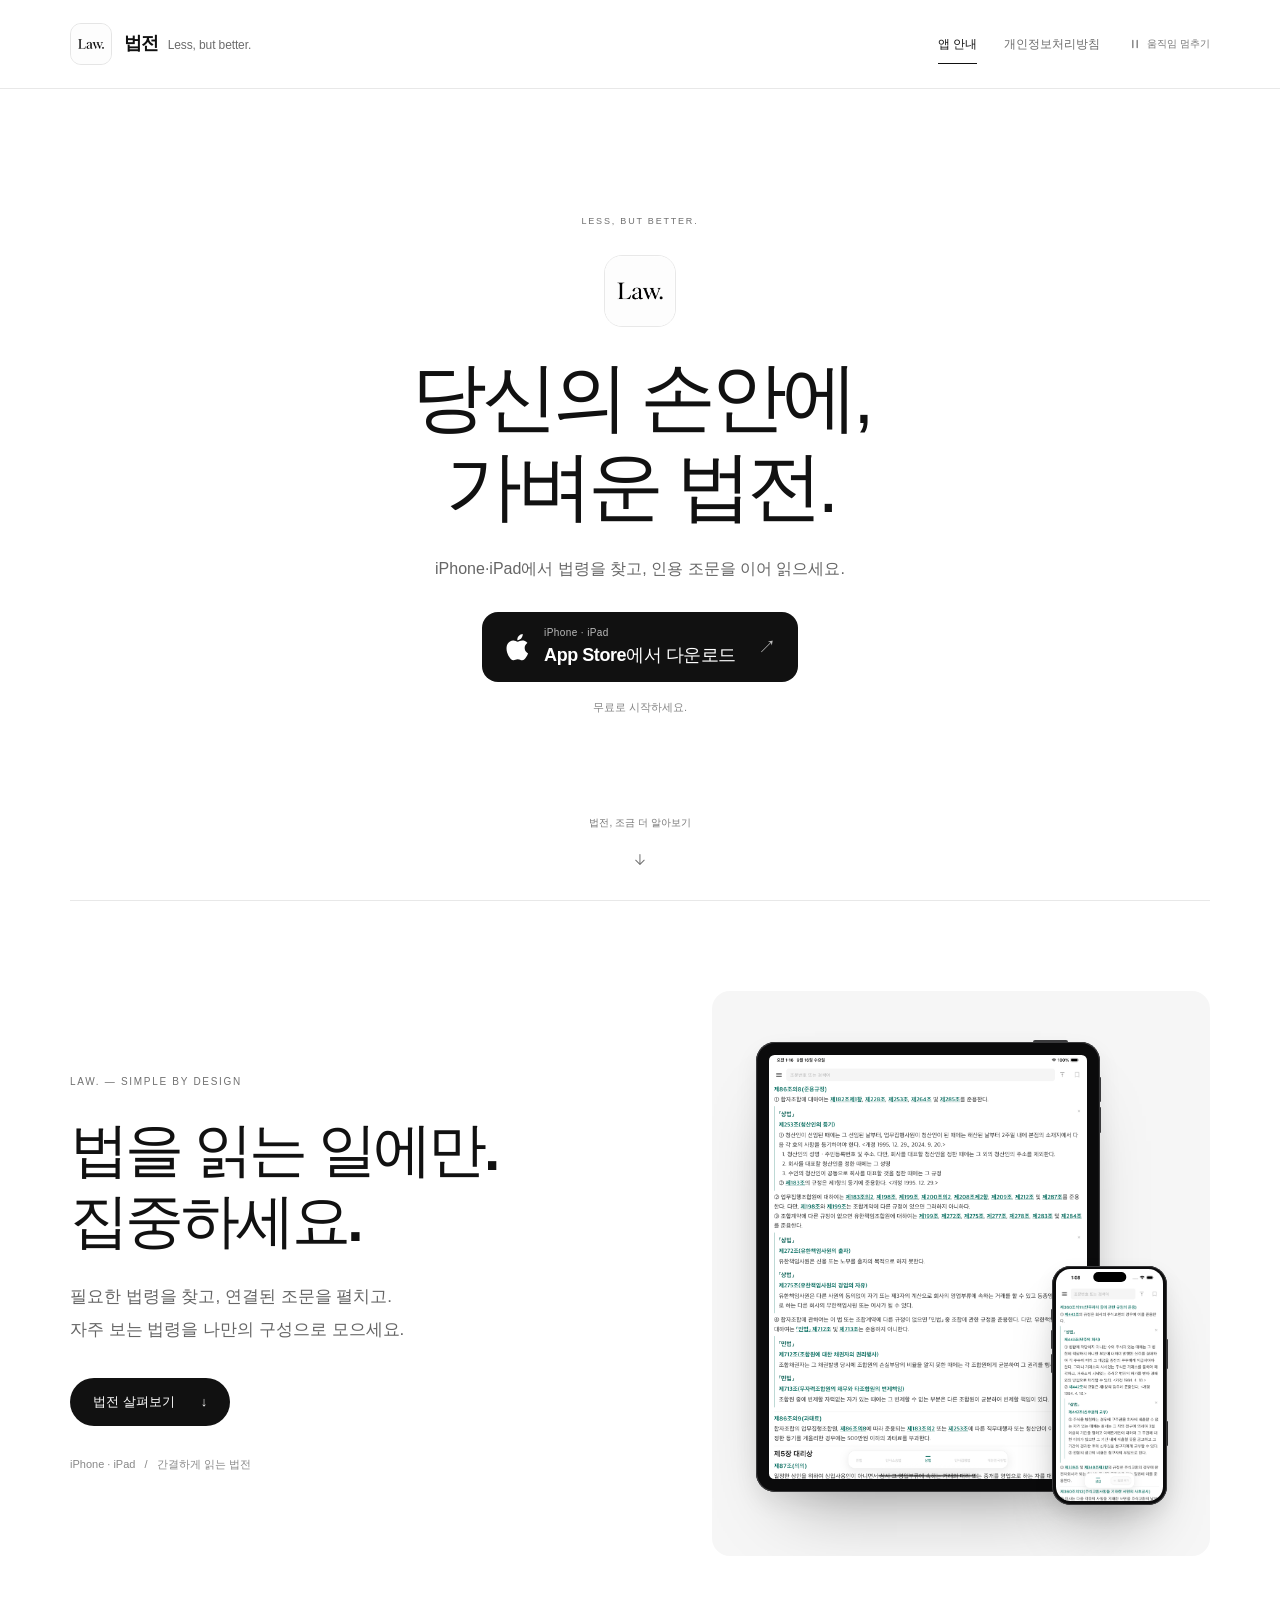
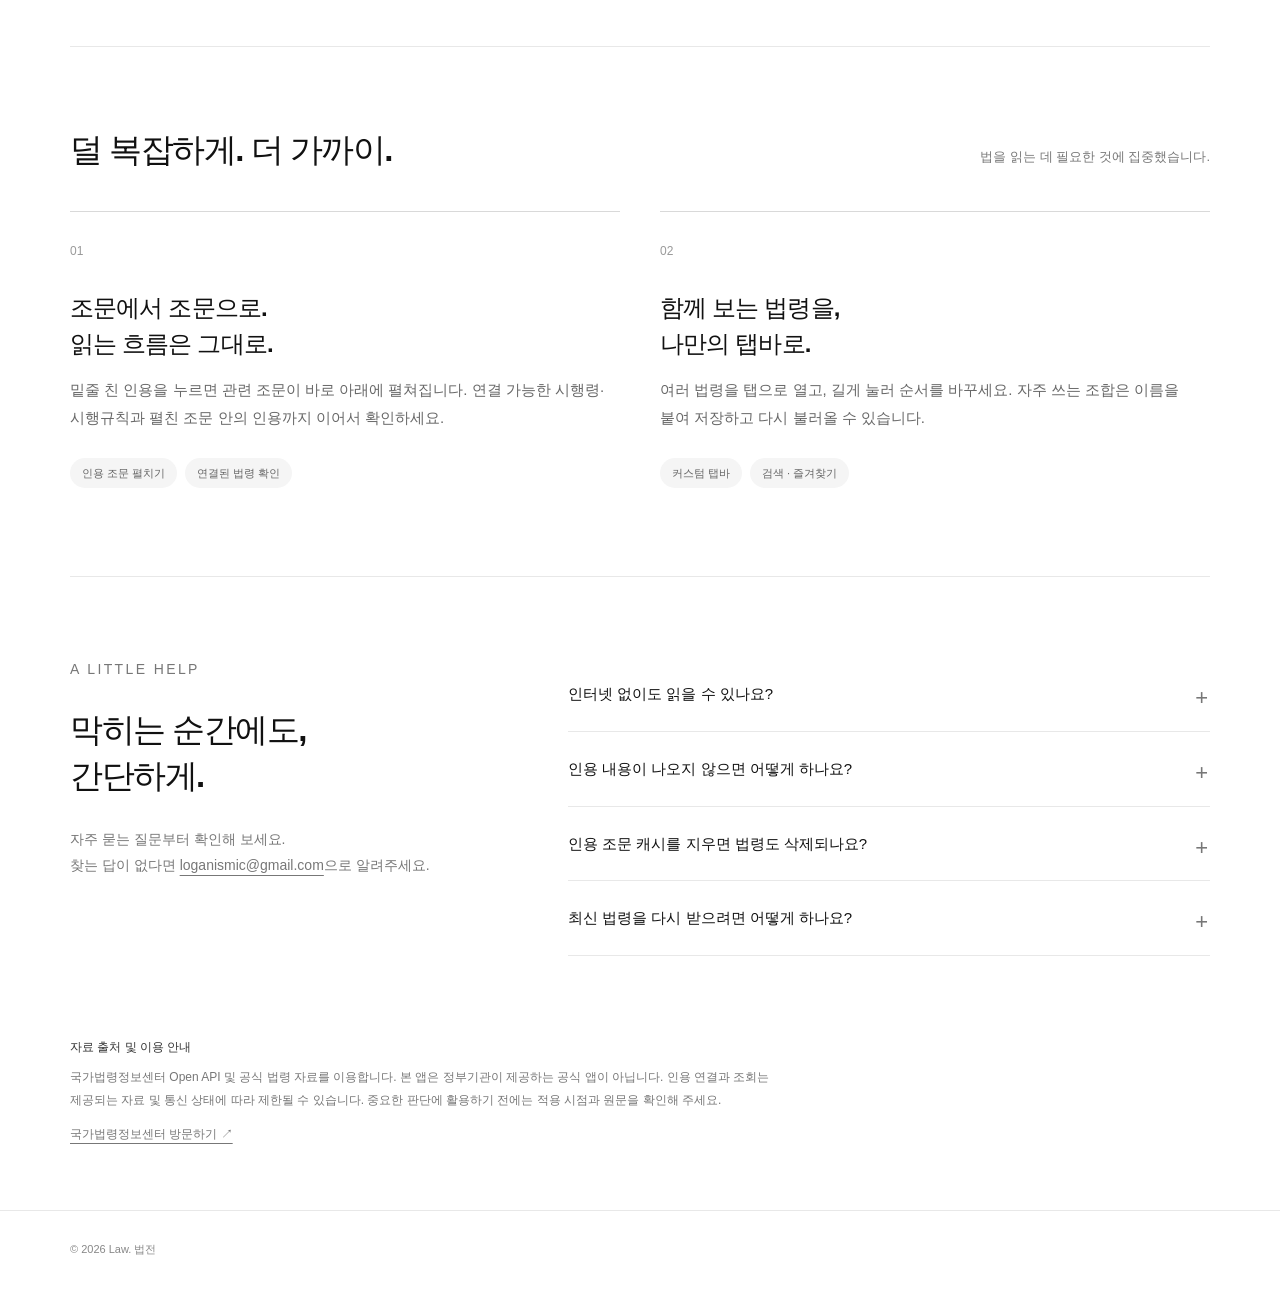
<file: index.html>
<!doctype html>
<html lang="ko">
<head>
<meta charset="utf-8">
<meta name="viewport" content="width=device-width,initial-scale=1">
<meta name="google-site-verification" content="krfbxWykmP0scWW0WlEBBf0osNehtskoBOXJuweZI1c">
<meta name="description" content="법전은 iPhone·iPad에서 법령을 검색하고 읽는 앱입니다. 인용 조문을 바로 펼치고, 즐겨찾기와 나만의 법령 탭으로 편리하게 읽으세요.">
<meta name="theme-color" content="#ffffff">
<meta name="application-name" content="Law. 법전">
<link rel="canonical" href="https://hlsung.github.io/">
<meta property="og:type" content="website">
<meta property="og:locale" content="ko_KR">
<meta property="og:site_name" content="Law. 법전">
<meta property="og:title" content="Law. 법전">
<meta property="og:description" content="법전은 iPhone·iPad에서 법령을 검색하고 읽는 앱입니다. 인용 조문을 바로 펼치고, 즐겨찾기와 나만의 법령 탭으로 편리하게 읽으세요.">
<meta property="og:url" content="https://hlsung.github.io/">
<meta property="og:image" content="https://hlsung.github.io/app-icon.png">
<meta property="og:image:alt" content="법전 Law. 앱 아이콘">
<meta name="twitter:card" content="summary">
<title>Law. 법전</title>
<link rel="icon" type="image/png" sizes="1024x1024" href="./app-icon.png">
<link rel="apple-touch-icon" sizes="1024x1024" href="./app-icon.png">
<link rel="stylesheet" href="./style.css?v=11">
<script type="application/ld+json">
{
  "@context": "https://schema.org",
  "@graph": [
    {
      "@type": "WebSite",
      "@id": "https://hlsung.github.io/#website",
      "url": "https://hlsung.github.io/",
      "name": "Law. 법전",
      "alternateName": ["Law.", "법전", "법전 앱"],
      "inLanguage": "ko-KR"
    },
    {
      "@type": "MobileApplication",
      "@id": "https://hlsung.github.io/#app",
      "name": "법전",
      "url": "https://hlsung.github.io/",
      "installUrl": "https://apps.apple.com/kr/app/%EB%B2%95%EC%A0%84/id6772068306",
      "operatingSystem": "iOS, iPadOS",
      "applicationCategory": "ReferenceApplication",
      "inLanguage": "ko-KR",
      "description": "법전은 iPhone·iPad에서 법령을 검색하고 읽는 앱입니다. 인용 조문을 바로 펼치고, 즐겨찾기와 나만의 법령 탭으로 편리하게 읽으세요.",
      "image": "https://hlsung.github.io/app-icon.png",
      "screenshot": "https://hlsung.github.io/reading.png",
      "author": {
        "@type": "Person",
        "name": "Holim Sung"
      }
    }
  ]
}
</script>
</head>
<body class="landing-page">
<a class="skip" href="#main">본문으로 바로가기</a>
<header class="site-header">
<div class="wrap header-inner">
<a class="brand" href="./index.html" aria-label="법전 앱 안내 홈">
<img class="brand-icon" src="./app-icon.png?v=2" alt="Law. 앱 아이콘" width="48" height="48">
<span>법전<small>Less, but better.</small>
</span>
</a>
<div class="header-tools">
<nav aria-label="주 메뉴">
<a href="./index.html" aria-current="page">앱 안내</a>
<a href="./privacy.html" >개인정보처리방침</a>
</nav>
<button class="motion-toggle" type="button" aria-pressed="false" hidden><svg viewBox="0 0 16 16" aria-hidden="true"><path d="M5.5 4v8m5-8v8" fill="none" stroke="currentColor" stroke-width="1.5" stroke-linecap="round"/></svg><span>움직임 멈추기</span></button>
</div>
</div>
</header>
<main id="main" class="wrap">
<section class="download-stage" aria-labelledby="download-title">
<div class="download-content">
    <p class="eyebrow">LESS, BUT BETTER.</p>
    <img class="download-icon" src="./app-icon.png?v=2" width="88" height="88" alt="Law. 앱 아이콘">
    <h1 id="download-title">당신의 손안에,<br>
<em>가벼운 법전.</em>
</h1>
    <p class="download-description">iPhone·iPad에서 법령을 찾고, 인용 조문을 이어 읽으세요.</p>
    <a class="app-store-button" href="https://apps.apple.com/kr/app/%EB%B2%95%EC%A0%84/id6772068306" target="_blank" rel="noopener noreferrer" aria-label="App Store에서 법전 다운로드 (새 탭)">
<svg viewBox="0 0 24 28" aria-hidden="true" focusable="false">
<path fill="currentColor" d="M19.1 14.5c0-3 2.5-4.5 2.6-4.6-1.4-2.1-3.6-2.4-4.4-2.4-1.9-.2-3.7 1.1-4.7 1.1s-2.5-1.1-4.1-1c-2.1 0-4 1.2-5.1 3-2.2 3.7-.6 9.2 1.5 12.2 1 1.5 2.2 3.1 3.8 3 1.5-.1 2.1-1 4-1s2.5 1 4.1 1c1.7 0 2.7-1.5 3.7-3 1.2-1.7 1.7-3.4 1.7-3.5-.1 0-3.1-1.2-3.1-4.8ZM16 5.5c.8-1 1.4-2.5 1.3-3.9-1.2.1-2.8.8-3.7 1.8-.8.9-1.5 2.4-1.3 3.8 1.4.1 2.8-.7 3.7-1.7Z"/>
</svg>
<span>
<small>iPhone · iPad</small>
<strong>App Store에서 다운로드</strong>
</span>
<span class="store-arrow" aria-hidden="true">↗</span>
</a>
    <p class="download-note">무료로 시작하세요.</p>
  </div>
  <a class="scroll-cue" href="#app-overview">법전, 조금 더 알아보기 <span>
<svg viewBox="0 0 24 24" fill="none" aria-hidden="true">
<path d="M12 5v14m-6-6 6 6 6-6" stroke="currentColor" stroke-width="1.5" stroke-linecap="round" stroke-linejoin="round"/>
</svg>
</span>
</a>
</section>
<section class="hero" id="app-overview" aria-labelledby="overview-title">
<div class="hero-copy" data-reveal>
<p class="eyebrow">LAW. — SIMPLE BY DESIGN</p>
<h2 id="overview-title">법을 읽는 일에만.<br>
<em>집중하세요.</em>
</h2>
<p class="lead">필요한 법령을 찾고, 연결된 조문을 펼치고.<br>자주 보는 법령을 나만의 구성으로 모으세요.</p>
<div class="actions">
<a class="button" href="#features">법전 살펴보기 <span aria-hidden="true">↓</span>
</a>
</div>
<p class="hero-note">iPhone · iPad &nbsp; / &nbsp; 간결하게 읽는 법전</p>
</div>
<div class="showcase" data-reveal>
<div class="device-stage">
<div class="device-ipad">
<span class="ipad-top" aria-hidden="true"></span><span class="ipad-volume" aria-hidden="true"></span><span class="ipad-volume lower" aria-hidden="true"></span><span class="ipad-camera" aria-hidden="true"></span>
<img src="./ipad-reading.png" alt="iPad에서 상법 조문 아래에 인용 조문을 여러 개 펼친 실제 앱 화면" width="1032" height="1376" fetchpriority="high">
</div>
<div class="device-iphone">
<span class="iphone-action" aria-hidden="true"></span><span class="iphone-volume" aria-hidden="true"></span><span class="iphone-volume lower" aria-hidden="true"></span><span class="iphone-side" aria-hidden="true"></span><span class="iphone-control" aria-hidden="true"></span><span class="iphone-island" aria-hidden="true"></span>
<img src="./reading.png" alt="iPhone에서 상법 본문 아래에 인용된 제443조와 제442조를 연속으로 펼친 실제 앱 화면" width="1206" height="2622">
</div>
</div>
</div>
</section>
<section class="section" id="features" data-reveal>
<div class="section-heading">
<h2>덜 복잡하게. 더 가까이.</h2>
<p>법을 읽는 데 필요한 것에 집중했습니다.</p>
</div>
<div class="features">
<article class="feature" data-reveal>
<span class="num" aria-hidden="true">01</span>
<h3>조문에서 조문으로.<br>읽는 흐름은 그대로.</h3>
<p>밑줄 친 인용을 누르면 관련 조문이 바로 아래에 펼쳐집니다. 연결 가능한 시행령·시행규칙과 펼친 조문 안의 인용까지 이어서 확인하세요.</p>
<div class="tags">
<span>인용 조문 펼치기</span>
<span>연결된 법령 확인</span>
</div>
</article>
<article class="feature" data-reveal>
<span class="num" aria-hidden="true">02</span>
<h3>함께 보는 법령을,<br>나만의 탭바로.</h3>
<p>여러 법령을 탭으로 열고, 길게 눌러 순서를 바꾸세요. 자주 쓰는 조합은 이름을 붙여 저장하고 다시 불러올 수 있습니다.</p>
<div class="tags">
<span>커스텀 탭바</span>
<span>검색 · 즐겨찾기</span>
</div>
</article>
</div>
</section>
<section class="section support-layout" id="support" data-reveal>
<div class="support-intro">
<p class="eyebrow">A LITTLE HELP</p>
<h2>막히는 순간에도,<br>간단하게.</h2>
<p>자주 묻는 질문부터 확인해 보세요.<br>찾는 답이 없다면 <a href="mailto:loganismic@gmail.com?subject=%EB%B2%95%EC%A0%84%20%EC%95%B1%20%EB%AC%B8%EC%9D%98">loganismic@gmail.com</a>으로 알려주세요.</p>
</div>
<div class="faq">
<details>
<summary>인터넷 없이도 읽을 수 있나요?</summary>
<p>다운로드한 법령 본문은 기기에 저장됩니다. 새로운 법령의 검색·다운로드, 업데이트 및 아직 저장하지 않은 인용 조회에는 인터넷 연결이 필요합니다.</p>
</details>
<details>
<summary>인용 내용이 나오지 않으면 어떻게 하나요?</summary>
<p>인터넷 연결을 확인하고 다시 시도해 주세요. 일부 인용은 공식 자료의 연결 상태나 제공 범위에 따라 표시되지 않을 수 있습니다. 계속 문제가 생기면 법령명과 조문번호를 문의 이메일로 보내주세요.</p>
</details>
<details>
<summary>인용 조문 캐시를 지우면 법령도 삭제되나요?</summary>
<p>설정의 ‘임시 데이터’에서 인용 조문 캐시를 삭제하면 눌러서 받아온 인용 본문을 정리합니다. 저장한 법령 본문과 링크 정보, 즐겨찾기 및 커스텀 탭바는 유지됩니다.</p>
</details>
<details>
<summary>최신 법령을 다시 받으려면 어떻게 하나요?</summary>
<p>왼쪽 메뉴의 ‘현재 법령 다시 불러오기’를 이용하세요. 중요한 판단에 활용하기 전에는 국가법령정보센터에서 적용 시점과 원문을 확인해 주세요.</p>
</details>
</div>
</section>
<section class="source">
<strong>자료 출처 및 이용 안내</strong>
<p>국가법령정보센터 Open API 및 공식 법령 자료를 이용합니다. 본 앱은 정부기관이 제공하는 공식 앱이 아닙니다. 인용 연결과 조회는 제공되는 자료 및 통신 상태에 따라 제한될 수 있습니다. 중요한 판단에 활용하기 전에는 적용 시점과 원문을 확인해 주세요.</p>
<a href="https://www.law.go.kr/">국가법령정보센터 방문하기 ↗</a>
</section>
</main>
<footer class="site-footer">
<div class="wrap footer-inner">
<span>© 2026 Law. 법전</span>
</div>
</footer>
<script src="./script.js?v=3" defer>
</script>
</body>
</html>
</file>
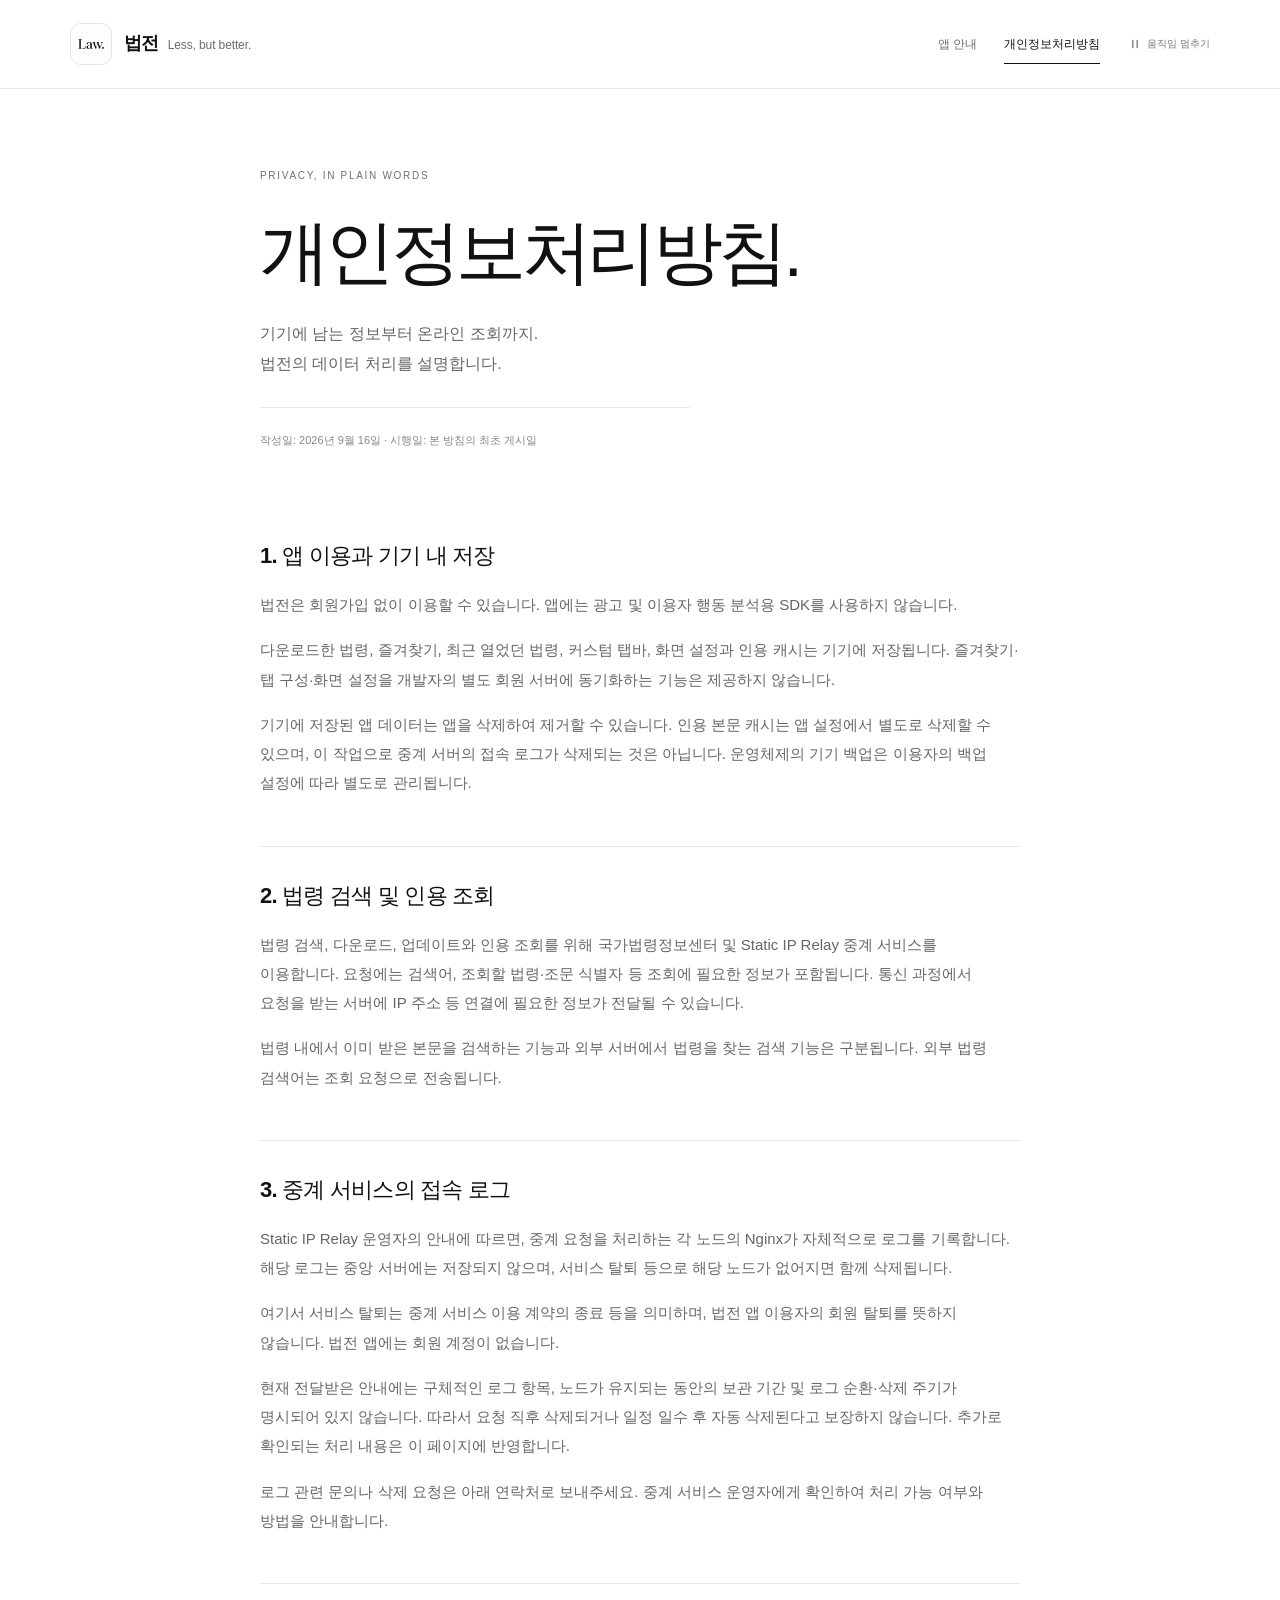
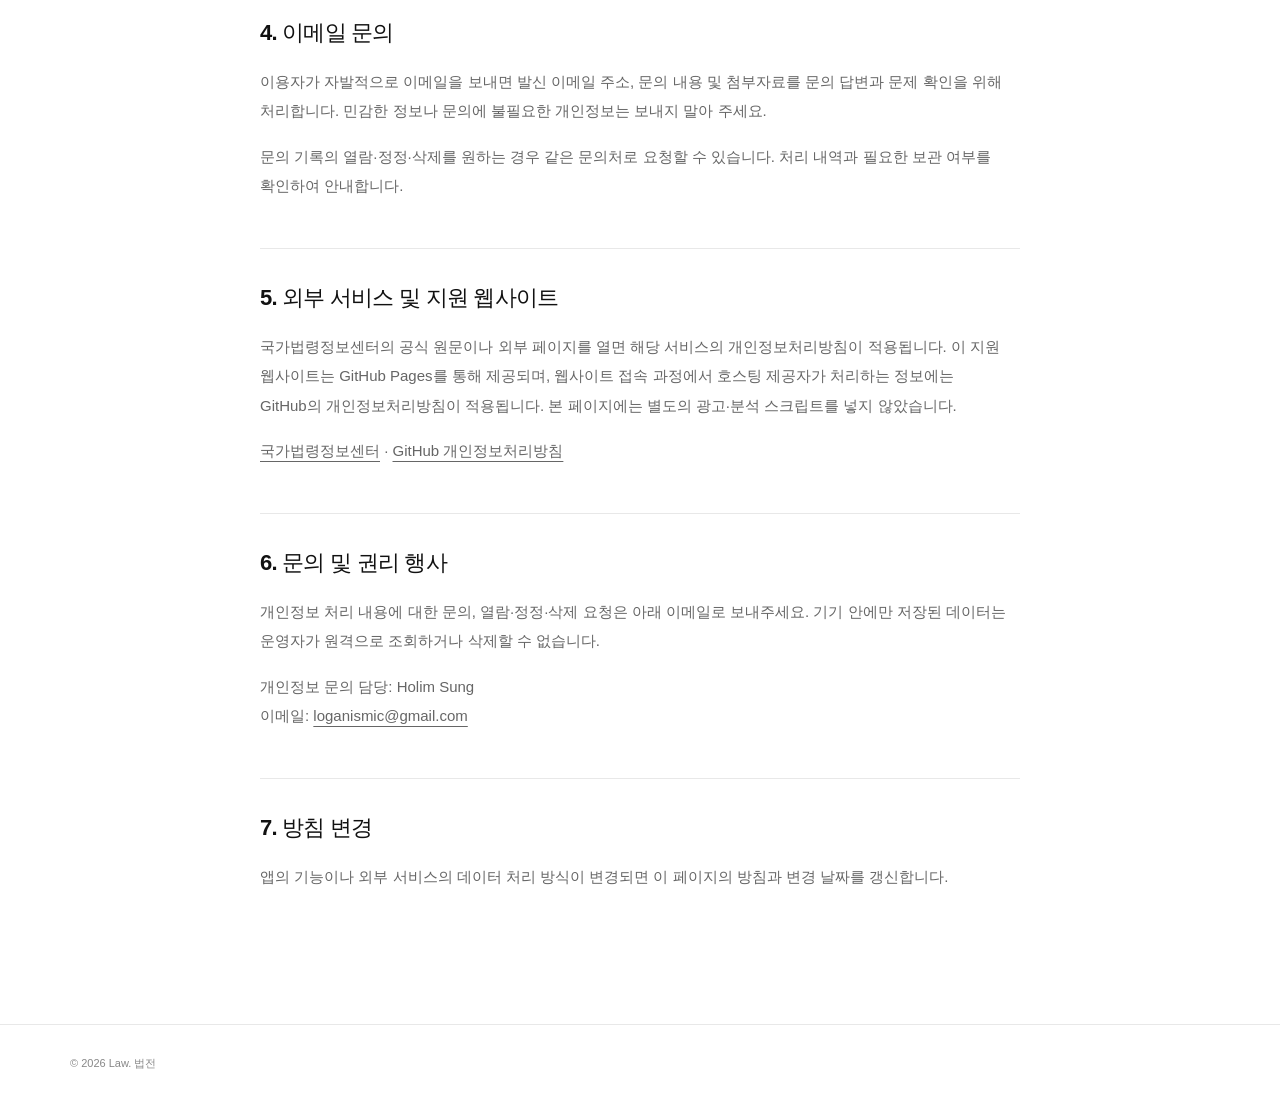
<file: privacy.html>
<!doctype html>
<html lang="ko">
<head>
<meta charset="utf-8">
<meta name="viewport" content="width=device-width,initial-scale=1">
<meta name="description" content="법전 앱의 개인정보처리방침입니다. 기기 내 저장 정보, 온라인 법령 조회 및 중계 서비스 로그의 처리 방법과 문의처를 안내합니다.">
<meta name="theme-color" content="#ffffff">
<meta name="application-name" content="Law. 법전">
<link rel="canonical" href="https://hlsung.github.io/privacy.html">
<meta property="og:type" content="website">
<meta property="og:locale" content="ko_KR">
<meta property="og:site_name" content="Law. 법전">
<meta property="og:title" content="개인정보처리방침 · 법전 Law.">
<meta property="og:description" content="법전 앱의 개인정보처리방침입니다. 기기 내 저장 정보, 온라인 법령 조회 및 중계 서비스 로그의 처리 방법과 문의처를 안내합니다.">
<meta property="og:url" content="https://hlsung.github.io/privacy.html">
<meta property="og:image" content="https://hlsung.github.io/app-icon.png">
<meta property="og:image:alt" content="법전 Law. 앱 아이콘">
<meta name="twitter:card" content="summary">
<title>개인정보처리방침 · 법전 Law.</title>
<link rel="icon" type="image/png" sizes="1024x1024" href="./app-icon.png">
<link rel="apple-touch-icon" sizes="1024x1024" href="./app-icon.png">
<link rel="stylesheet" href="./style.css?v=11">
</head>
<body class="privacy-page">
<a class="skip" href="#main">본문으로 바로가기</a>
<header class="site-header">
<div class="wrap header-inner">
<a class="brand" href="./index.html" aria-label="법전 앱 안내 홈">
<img class="brand-icon" src="./app-icon.png?v=2" alt="Law. 앱 아이콘" width="48" height="48">
<span>법전<small>Less, but better.</small>
</span>
</a>
<div class="header-tools">
<nav aria-label="주 메뉴">
<a href="./index.html" >앱 안내</a>
<a href="./privacy.html" aria-current="page">개인정보처리방침</a>
</nav>
<button class="motion-toggle" type="button" aria-pressed="false" hidden><svg viewBox="0 0 16 16" aria-hidden="true"><path d="M5.5 4v8m5-8v8" fill="none" stroke="currentColor" stroke-width="1.5" stroke-linecap="round"/></svg><span>움직임 멈추기</span></button>
</div>
</div>
</header>
<main id="main" class="wrap">
<div class="privacy-hero">
<div class="privacy-hero-copy">
<p class="eyebrow">PRIVACY, IN PLAIN WORDS</p>
<h1>개인정보처리방침.</h1>
<p class="lead">기기에 남는 정보부터 온라인 조회까지.<br>법전의 데이터 처리를 설명합니다.</p>
<p class="meta">작성일: 2026년 9월 16일 · 시행일: 본 방침의 최초 게시일</p>
</div>
</div>
<div class="privacy-layout">
<article class="policy">
<section data-policy-section id="policy-1">
<h2>1. 앱 이용과 기기 내 저장</h2>
<p>법전은 회원가입 없이 이용할 수 있습니다. 앱에는 광고 및 이용자 행동 분석용 SDK를 사용하지 않습니다.</p>
<p>다운로드한 법령, 즐겨찾기, 최근 열었던 법령, 커스텀 탭바, 화면 설정과 인용 캐시는 기기에 저장됩니다. 즐겨찾기·탭 구성·화면 설정을 개발자의 별도 회원 서버에 동기화하는 기능은 제공하지 않습니다.</p>
<p>기기에 저장된 앱 데이터는 앱을 삭제하여 제거할 수 있습니다. 인용 본문 캐시는 앱 설정에서 별도로 삭제할 수 있으며, 이 작업으로 중계 서버의 접속 로그가 삭제되는 것은 아닙니다. 운영체제의 기기 백업은 이용자의 백업 설정에 따라 별도로 관리됩니다.</p>
</section>
<section data-policy-section id="policy-2">
<h2>2. 법령 검색 및 인용 조회</h2>
<p>법령 검색, 다운로드, 업데이트와 인용 조회를 위해 국가법령정보센터 및 Static IP Relay 중계 서비스를 이용합니다. 요청에는 검색어, 조회할 법령·조문 식별자 등 조회에 필요한 정보가 포함됩니다. 통신 과정에서 요청을 받는 서버에 IP 주소 등 연결에 필요한 정보가 전달될 수 있습니다.</p>
<p>법령 내에서 이미 받은 본문을 검색하는 기능과 외부 서버에서 법령을 찾는 검색 기능은 구분됩니다. 외부 법령 검색어는 조회 요청으로 전송됩니다.</p>
</section>
<section data-policy-section id="policy-3">
<h2>3. 중계 서비스의 접속 로그</h2>
<p>Static IP Relay 운영자의 안내에 따르면, 중계 요청을 처리하는 각 노드의 Nginx가 자체적으로 로그를 기록합니다. 해당 로그는 중앙 서버에는 저장되지 않으며, 서비스 탈퇴 등으로 해당 노드가 없어지면 함께 삭제됩니다.</p>
<p>여기서 서비스 탈퇴는 중계 서비스 이용 계약의 종료 등을 의미하며, 법전 앱 이용자의 회원 탈퇴를 뜻하지 않습니다. 법전 앱에는 회원 계정이 없습니다.</p>
<p>현재 전달받은 안내에는 구체적인 로그 항목, 노드가 유지되는 동안의 보관 기간 및 로그 순환·삭제 주기가 명시되어 있지 않습니다. 따라서 요청 직후 삭제되거나 일정 일수 후 자동 삭제된다고 보장하지 않습니다. 추가로 확인되는 처리 내용은 이 페이지에 반영합니다.</p>
<p>로그 관련 문의나 삭제 요청은 아래 연락처로 보내주세요. 중계 서비스 운영자에게 확인하여 처리 가능 여부와 방법을 안내합니다.</p>
</section>
<section data-policy-section id="policy-4">
<h2>4. 이메일 문의</h2>
<p>이용자가 자발적으로 이메일을 보내면 발신 이메일 주소, 문의 내용 및 첨부자료를 문의 답변과 문제 확인을 위해 처리합니다. 민감한 정보나 문의에 불필요한 개인정보는 보내지 말아 주세요.</p>
<p>문의 기록의 열람·정정·삭제를 원하는 경우 같은 문의처로 요청할 수 있습니다. 처리 내역과 필요한 보관 여부를 확인하여 안내합니다.</p>
</section>
<section data-policy-section id="policy-5">
<h2>5. 외부 서비스 및 지원 웹사이트</h2>
<p>국가법령정보센터의 공식 원문이나 외부 페이지를 열면 해당 서비스의 개인정보처리방침이 적용됩니다. 이 지원 웹사이트는 GitHub Pages를 통해 제공되며, 웹사이트 접속 과정에서 호스팅 제공자가 처리하는 정보에는 GitHub의 개인정보처리방침이 적용됩니다. 본 페이지에는 별도의 광고·분석 스크립트를 넣지 않았습니다.</p>
<p>
<a href="https://www.law.go.kr/">국가법령정보센터</a> · <a href="https://docs.github.com/en/site-policy/privacy-policies/github-general-privacy-statement">GitHub 개인정보처리방침</a>
</p>
</section>
<section data-policy-section id="policy-6">
<h2>6. 문의 및 권리 행사</h2>
<p>개인정보 처리 내용에 대한 문의, 열람·정정·삭제 요청은 아래 이메일로 보내주세요. 기기 안에만 저장된 데이터는 운영자가 원격으로 조회하거나 삭제할 수 없습니다.</p>
<p class="email">개인정보 문의 담당: Holim Sung<br>이메일: <a href="mailto:loganismic@gmail.com">loganismic@gmail.com</a>
</p>
</section>
<section data-policy-section id="policy-7">
<h2>7. 방침 변경</h2>
<p>앱의 기능이나 외부 서비스의 데이터 처리 방식이 변경되면 이 페이지의 방침과 변경 날짜를 갱신합니다.</p>
</section>
</article>
</div>
</main>
<footer class="site-footer">
<div class="wrap footer-inner">
<span>© 2026 Law. 법전</span>
</div>
</footer>
<script src="./script.js?v=3" defer>
</script>
</body>
</html>
</file>
<file: style.css>
:root {
  --paper: #fff;
  --ink: #111;
  --muted: #6c6c6c;
  --line: #e8e8e8;
  --surface: #f7f7f7;
  --ease: cubic-bezier(.22, 1, .36, 1);
}
* { box-sizing: border-box; }
html { scroll-behavior: smooth; scroll-padding-top: 88px; color-scheme: light; }
body { margin: 0; color: var(--ink); background: var(--paper); font: 16px/1.85 -apple-system, BlinkMacSystemFont, 'Apple SD Gothic Neo', sans-serif; word-break: keep-all; overflow-x: clip; }
a { color: inherit; text-underline-offset: 5px; }
a:hover { color: #737373; }
a:focus-visible, button:focus-visible, summary:focus-visible { outline: 2px solid #111; outline-offset: 6px; }
button { font: inherit; }
h1, h2, h3, p { margin-top: 0; }
h1, h2, h3 { font-weight: 550; }
em { font-style: normal; }
.wrap { width: min(1140px, calc(100% - 80px)); margin: auto; }
.skip { position: fixed; top: -100px; left: 20px; z-index: 20; background: white; padding: 12px; }
.skip:focus { top: 12px; }
.site-header { position: relative; z-index: 2; background: white; border-bottom: 1px solid var(--line); }
.header-inner { display: flex; align-items: center; justify-content: space-between; min-height: 88px; gap: 24px; }
.brand { display: flex; align-items: center; gap: 12px; text-decoration: none; font-weight: 650; font-size: 18px; letter-spacing: -.035em; }
.brand-icon { width: 42px; height: 42px; border: 1px solid #e5e5e5; border-radius: 11px; }
.brand small { color: var(--muted); font-size: 12px; font-weight: 400; margin-left: 9px; letter-spacing: -.01em; }
.header-tools { display: flex; align-items: center; gap: 28px; }
nav { display: flex; gap: 27px; font-size: 12px; }
nav a { text-decoration: none; padding: 8px 0; color: #6c6c6c; }
nav a:hover, nav a[aria-current=page] { color: #111; }
nav a[aria-current=page] { box-shadow: 0 1px #111; }
.motion-toggle { display: inline-flex; align-items: center; gap: 5px; padding: 8px 0; background: none; border: 0; color: #777; font-size: 10px; cursor: pointer; white-space: nowrap; }
.motion-toggle[hidden] { display: none; }
.motion-toggle:hover { color: #111; }
.motion-toggle svg { width: 14px; height: 14px; }
.motion-toggle[aria-pressed=true] svg { transform: rotate(90deg); }
.eyebrow { font-size: 10px; letter-spacing: .17em; font-weight: 500; color: #707070; margin: 0 0 24px; }
.lead { font-size: 17px; color: #666; line-height: 1.9; }

/* Generous space and a single clear action on the first screen. */
.download-stage { min-height: max(620px, calc(100svh - 89px)); position: relative; display: flex; align-items: center; justify-content: center; text-align: center; padding: 50px 20px 108px; }
.download-content { max-width: 700px; animation: arrive .7s var(--ease) both; }
.download-content .eyebrow { margin-bottom: 25px; letter-spacing: .2em; font-size: 9px; }
.download-icon { display: block; width: 72px; height: 72px; border-radius: 18px; border: 1px solid #e8e8e8; margin: 0 auto 26px; }
.download-content h1 { font-size: clamp(46px, 6.1vw, 76px); font-weight: 520; line-height: 1.17; letter-spacing: -.065em; margin-bottom: 23px; }
.download-description { font-size: 16px; color: #666; margin-bottom: 29px; }
.app-store-button { display: inline-flex; align-items: center; gap: 14px; min-height: 70px; padding: 12px 22px; border-radius: 16px; background: #111; color: #fff; text-decoration: none; text-align: left; transition: transform .3s var(--ease), background .25s, box-shadow .3s; }
.app-store-button > svg { width: 26px; height: 31px; flex-shrink: 0; }
.app-store-button small { display: block; color: #bcbcbc; font-size: 10px; letter-spacing: .04em; line-height: 1.5; }
.app-store-button strong { display: block; font-weight: 550; font-size: 18px; letter-spacing: -.025em; line-height: 1.7; }
.store-arrow { font-size: 18px; margin-left: 8px; color: #bdbdbd; transition: transform .3s var(--ease); }
.app-store-button:hover { color: white; background: #292929; transform: translateY(-2px); box-shadow: 0 8px 22px #00000012; }
.app-store-button:hover .store-arrow { transform: translate(2px, -2px); }
.app-store-button:active { transform: scale(.98); }
.download-note { font-size: 11px; color: #858585; margin: 15px 0 0; }
.scroll-cue { position: absolute; bottom: 26px; left: 50%; transform: translateX(-50%); display: flex; flex-direction: column; align-items: center; gap: 12px; color: #777; font-size: 10px; text-decoration: none; white-space: nowrap; }
.scroll-cue > span { width: 30px; height: 30px; display: grid; place-items: center; }
.scroll-cue svg { width: 17px; height: 17px; animation: nudge 4s ease-in-out infinite; }
.hero { display: grid; grid-template-columns: 1.15fr 1fr; align-items: center; gap: 70px; padding: 90px 0; border-top: 1px solid var(--line); scroll-margin-top: 30px; }
.hero h2 { font-size: clamp(40px, 4.6vw, 62px); line-height: 1.2; letter-spacing: -.06em; margin-bottom: 25px; }
.hero-copy { padding: 20px 0; }
.actions { display: flex; align-items: center; gap: 24px; flex-wrap: wrap; margin-top: 32px; }
.button { display: inline-flex; align-items: center; gap: 26px; padding: 12px 23px; border-radius: 30px; color: white; background: #111; text-decoration: none; font-size: 13px; font-weight: 500; transition: transform .3s var(--ease), background .25s; }
.button:hover { color: white; background: #333; transform: translateY(-2px); }
.button:active { transform: scale(.98); }
.hero-note { font-size: 11px; color: #888; margin: 28px 0 0; }
.showcase { height: 565px; position: relative; display: flex; justify-content: center; align-items: center; overflow: hidden; background: #f6f6f6; border-radius: 18px; }
/* Flat front-facing iPad and iPhone with real captures; side buttons stay visible. */
.device-stage { --mm: 1.6px; position: relative; width: 100%; height: calc(var(--mm) * 290); }
/* Drawn to scale from Apple specs: iPad Pro 13" (M4) 215.5 x 281.6 mm, display 2064 x 2752 at 264 ppi
   (198.6 x 264.8 mm); iPhone 17 71.5 x 149.6 mm, display 1206 x 2622 at 460 ppi (66.6 x 144.8 mm). */
.device-ipad, .device-iphone { position: absolute; box-sizing: border-box; background: #0b0b0c; animation: float 7s ease-in-out infinite; }
.device-ipad { left: calc(50% - var(--mm) * 128.5); top: 0; width: calc(var(--mm) * 215.5); height: calc(var(--mm) * 281.6); padding: calc(var(--mm) * 8.4) calc(var(--mm) * 8.45); border-radius: calc(var(--mm) * 11.9); box-shadow: inset 0 0 0 calc(var(--mm) * .7) #3a3a3c, 0 40px 70px -34px #00000059, 0 10px 24px #00000012; }
.device-iphone { left: calc(50% + var(--mm) * 57); top: calc(var(--mm) * 140); width: calc(var(--mm) * 71.5); height: calc(var(--mm) * 149.6); padding: calc(var(--mm) * 2.41) calc(var(--mm) * 2.45); border-radius: calc(var(--mm) * 11.6); box-shadow: inset 0 0 0 calc(var(--mm) * .6) #3a3a3c, 0 34px 60px -24px #00000066, 0 8px 20px #00000014; animation-delay: -3.5s; }
.device-ipad img, .device-iphone img { display: block; width: 100%; height: 100%; }
.device-ipad img { border-radius: calc(var(--mm) * 3.46); }
.device-iphone img { border-radius: calc(var(--mm) * 9.1); }
.ipad-top, .ipad-volume, .iphone-action, .iphone-volume, .iphone-side, .iphone-control { position: absolute; background: #3a3a3c; }
.ipad-top { top: calc(var(--mm) * -.7); right: calc(var(--mm) * 20); width: calc(var(--mm) * 22); height: calc(var(--mm) * .7); border-radius: 2px 2px 0 0; }
.ipad-volume { right: calc(var(--mm) * -.7); top: calc(var(--mm) * 22); width: calc(var(--mm) * .7); height: calc(var(--mm) * 16); border-radius: 0 2px 2px 0; }
.ipad-volume.lower { top: calc(var(--mm) * 41); }
.ipad-camera { position: absolute; right: calc(var(--mm) * 3.6); top: 50%; width: calc(var(--mm) * 1.6); height: calc(var(--mm) * 1.6); margin-top: calc(var(--mm) * -.8); border-radius: 50%; background: #1d2230; }
.iphone-action, .iphone-volume { left: calc(var(--mm) * -.6); width: calc(var(--mm) * .6); border-radius: 2px 0 0 2px; }
.iphone-action { top: calc(var(--mm) * 27); height: calc(var(--mm) * 7); }
.iphone-volume { top: calc(var(--mm) * 40); height: calc(var(--mm) * 12); }
.iphone-volume.lower { top: calc(var(--mm) * 55); }
.iphone-side, .iphone-control { right: calc(var(--mm) * -.6); width: calc(var(--mm) * .6); border-radius: 0 2px 2px 0; }
.iphone-side { top: calc(var(--mm) * 46); height: calc(var(--mm) * 19); }
.iphone-control { top: calc(var(--mm) * 97); height: calc(var(--mm) * 16); background: #2c2c2e; }
.iphone-island { position: absolute; top: calc(var(--mm) * 4.2); left: 50%; width: calc(var(--mm) * 20.9); height: calc(var(--mm) * 6.2); transform: translateX(-50%); border-radius: 99px; background: #000; }
.section { padding: 80px 0; border-top: 1px solid var(--line); }
.section-heading { display: flex; justify-content: space-between; align-items: baseline; gap: 30px; margin-bottom: 38px; }
.section-heading h2 { font-size: 33px; line-height: 1.4; letter-spacing: -.045em; margin: 0; }
.section-heading > p { font-size: 13px; color: #777; margin: 0; }
.features { display: grid; grid-template-columns: 1fr 1fr; gap: 40px; }
.feature { padding: 28px 0 8px; border-top: 1px solid #d9d9d9; }
.feature .num { display: block; color: #999; font-size: 12px; font-variant-numeric: tabular-nums; margin-bottom: 28px; }
.feature h3 { font-size: 24px; line-height: 1.5; letter-spacing: -.035em; margin-bottom: 14px; }
.feature p { font-size: 15px; color: #686868; margin-bottom: 0; }
.feature:nth-child(2) { --reveal-delay: .06s; }
.tags { display: flex; flex-wrap: wrap; gap: 8px; margin-top: 26px; }
.tags span { font-size: 11px; color: #666; padding: 5px 12px; background: #f5f5f5; border-radius: 30px; }
.support-layout { display: grid; grid-template-columns: .8fr 1.2fr; gap: 70px; }
.support-intro h2 { font-size: 33px; line-height: 1.4; letter-spacing: -.045em; }
.support-intro p { color: #777; font-size: 14px; }
.faq details { border-bottom: 1px solid var(--line); }
.faq summary { position: relative; cursor: pointer; font-size: 15px; font-weight: 500; padding: 23px 34px 23px 0; list-style: none; }
.faq summary::-webkit-details-marker { display: none; }
.faq summary::after { content: '+'; position: absolute; right: 2px; top: 21px; font-size: 22px; font-weight: 300; color: #777; transition: transform .24s var(--ease), color .24s; }
.faq details[open]:not(.is-closing) summary::after { transform: rotate(45deg); color: #111; }
.faq details p { font-size: 14px; color: #777; padding-right: 25px; margin: 0 0 24px; }
.email { overflow-wrap: anywhere; }
.source { font-size: 12px; color: #777; max-width: 740px; margin-bottom: 65px; }
.source strong { display: block; color: #333; font-weight: 550; margin-bottom: 8px; }
.site-footer { border-top: 1px solid var(--line); padding: 28px 0 35px; }
.footer-inner { display: flex; justify-content: space-between; align-items: center; gap: 20px; font-size: 11px; color: #888; }

/* Thin document lines and restrained movement, all in black and white. */
/* One centered reading column for the whole privacy page. */
.privacy-hero, .privacy-layout { max-width: 760px; margin: 0 auto; }
.privacy-hero { padding: 78px 0 56px; }
.privacy-hero h1 { font-size: clamp(46px, 5.7vw, 70px); font-weight: 520; line-height: 1.2; letter-spacing: -.065em; margin-bottom: 25px; }
.privacy-hero-copy { animation: arrive .7s var(--ease) both; }
.privacy-hero .lead { font-size: 16px; }
.meta { max-width: 430px; margin: 28px 0 0; padding-top: 22px; border-top: 1px solid var(--line); color: #888; font-size: 11px; line-height: 1.9; }
.privacy-layout { padding-bottom: 85px; }
.policy section { padding: 32px 0; border-bottom: 1px solid var(--line); scroll-margin-top: 32px; }
.policy section:last-child { border-bottom: 0; }
.policy h2 { font-size: 22px; letter-spacing: -.035em; line-height: 1.5; margin-bottom: 18px; }
.policy p { color: #666; font-size: 15px; line-height: 1.95; margin-bottom: 16px; }

/* Native-feeling ease-out: small displacement, no bounce or forced delay. */
.motion-ready [data-reveal] { opacity: 0; transform: translateY(12px); transition: opacity .65s var(--ease) var(--reveal-delay, 0s), transform .65s var(--ease) var(--reveal-delay, 0s); }
.motion-ready [data-reveal].is-visible { opacity: 1; transform: none; }
@keyframes arrive { from { opacity: 0; transform: translateY(10px); } to { opacity: 1; transform: none; } }
@keyframes float { 0%, 100% { transform: translateY(0); } 50% { transform: translateY(-8px); } }
@keyframes nudge { 0%, 65%, 100% { transform: translateY(0); } 80% { transform: translateY(2px); } }

@media (min-width: 651px) and (max-height: 780px) {
  .download-stage { min-height: calc(100svh - 89px); padding: 25px 20px 86px; }
  .download-icon { width: 60px; height: 60px; border-radius: 15px; margin-bottom: 20px; }
  .download-content .eyebrow { margin-bottom: 20px; }
  .download-content h1 { font-size: clamp(44px, 5.5vw, 66px); margin-bottom: 20px; }
  .download-description { margin-bottom: 25px; font-size: 15px; }
  .scroll-cue { bottom: 22px; gap: 7px; }
}
@media (max-width: 1000px) {
  .header-tools { gap: 20px; } nav { gap: 20px; }
  .hero { gap: 35px; } .showcase { height: 490px; } .device-stage { --mm: 1.4px; }
}
@media (max-width: 900px) {
  .wrap { width: calc(100% - 48px); } .brand small { display: none; }
  .support-layout { gap: 35px; }
}
@media (max-width: 750px) {
  .header-tools { gap: 15px; } nav { gap: 16px; }
  .privacy-hero h1 { font-size: 48px; } .privacy-hero .lead { font-size: 15px; }
}
@media (max-width: 650px) {
  .wrap { width: calc(100% - 40px); }
  .header-inner { min-height: 105px; flex-wrap: wrap; padding: 15px 0 12px; gap: 12px; }
  .brand { font-size: 17px; } .brand-icon { width: 38px; height: 38px; }
  .header-tools { display: contents; } .header-tools > nav { order: 3; width: 100%; justify-content: space-between; font-size: 12px; gap: 16px; }
  .motion-toggle { margin-left: auto; }
  .download-stage { min-height: max(615px, calc(100svh - 113px)); padding: 35px 0 90px; }
  .download-content .eyebrow { margin-bottom: 24px; font-size: 9px; }
  .download-icon { width: 64px; height: 64px; border-radius: 16px; margin-bottom: 24px; }
  .download-content h1 { font-size: clamp(43px, 11.3vw, 58px); margin-bottom: 22px; }
  .download-description { font-size: 14px; margin-bottom: 25px; }
  .app-store-button { padding: 12px 18px; gap: 12px; }
  .app-store-button strong { font-size: 16px; } .app-store-button > svg { width: 24px; height: 28px; } .store-arrow { margin-left: 4px; }
  .scroll-cue { bottom: 23px; gap: 8px; }
  .hero { grid-template-columns: 1fr; gap: 35px; padding: 48px 0; }
  .hero-copy { padding: 0; } .hero h2 { font-size: clamp(38px, 10vw, 52px); }
  .lead { font-size: 16px; } .eyebrow { margin-bottom: 20px; }
  .showcase { height: 440px; border-radius: 14px; } .device-stage { --mm: 1.2px; }
    .section { padding: 48px 0; } .section-heading { display: block; margin-bottom: 27px; }
  .section-heading h2, .support-intro h2 { font-size: 28px; } .section-heading > p { margin-top: 10px; }
  .features { grid-template-columns: 1fr; gap: 26px; } .feature { padding: 25px 0 4px; } .feature h3 { font-size: 22px; }
  .support-layout { grid-template-columns: 1fr; gap: 5px; } .support-intro h2 { margin-bottom: 12px; }
  .source { margin-bottom: 40px; } .footer-inner { flex-direction: column; align-items: flex-start; gap: 12px; }
  .privacy-hero { padding: 47px 0 34px; }
  .privacy-hero h1 { font-size: clamp(34px, 9.6vw, 46px); } .privacy-hero .lead { font-size: 16px; }
  .meta { margin-top: 25px; padding-top: 18px; font-size: 10px; }
  .policy h2 { font-size: 21px; }
  .policy section { padding: 26px 0; } .policy p { font-size: 14px; }
  .privacy-layout { padding-bottom: 50px; }
}
@media (max-width: 360px) {
  .wrap { width: calc(100% - 32px); } .download-content h1 { font-size: 40px; }
  .download-description { font-size: 13px; } .header-tools > nav { font-size: 11px; }
}
.motion-paused *, .motion-paused *::before, .motion-paused *::after { animation: none !important; transition: none !important; }
.motion-paused [data-reveal] { opacity: 1; transform: none; }
html.motion-paused { scroll-behavior: auto; }
@media (prefers-reduced-motion: reduce) {
  html { scroll-behavior: auto; }
  *, *::before, *::after { animation: none !important; transition: none !important; }
  .motion-ready [data-reveal] { opacity: 1; transform: none; }
}
</file>
